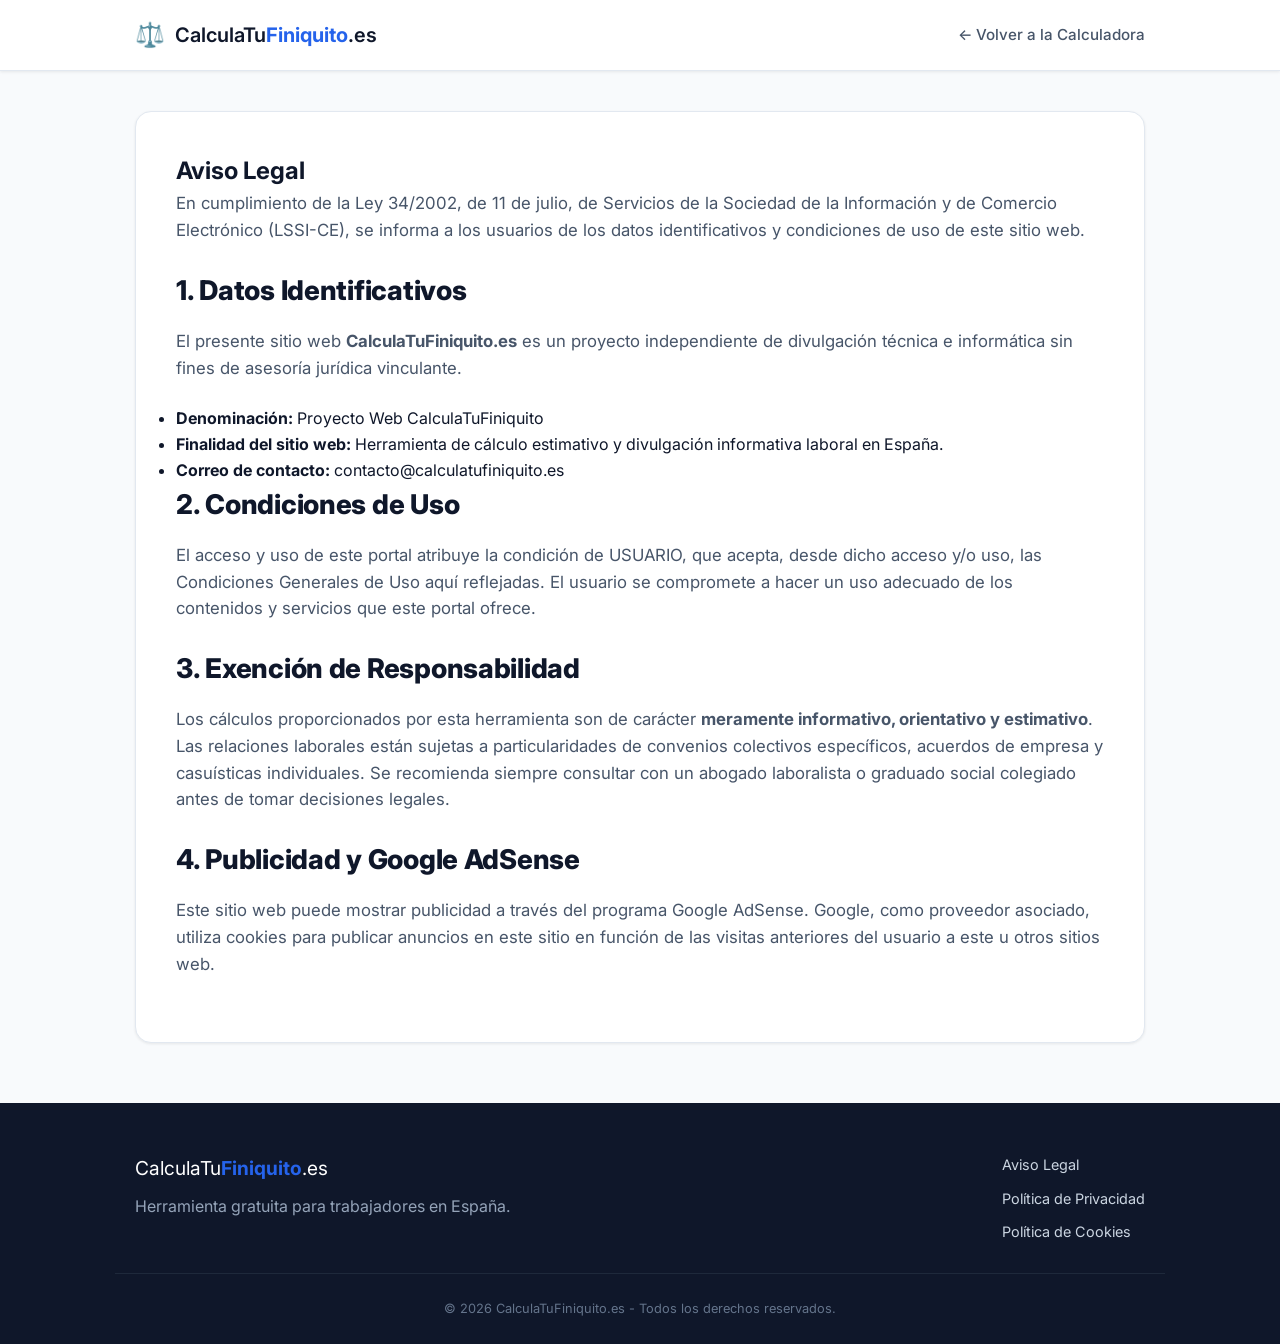
<file: aviso-legal.html>
<!DOCTYPE html>
<html lang="es">
<head>
    <meta charset="UTF-8">
    <meta name="viewport" content="width=device-width, initial-scale=1.0">
    <title>Aviso Legal | CalculaTuFiniquito.es</title>
    <link rel="stylesheet" href="styles.css">
    <link href="https://fonts.googleapis.com/css2?family=Inter:wght@400;600;700&display=swap" rel="stylesheet">
</head>
<body>
    <header class="header">
        <div class="container header-container">
            <div class="logo">
                <span class="logo-icon">⚖️</span>
                <a href="index.html" style="text-decoration:none; color:inherit;"><span class="logo-text">CalculaTu<strong>Finiquito</strong>.es</span></a>
            </div>
            <nav class="nav">
                <a href="index.html" class="nav-link">← Volver a la Calculadora</a>
            </nav>
        </div>
    </header>

    <main class="container" style="margin-top: 40px; margin-bottom: 60px;">
        <article class="seo-article">
            <h1>Aviso Legal</h1>
            <p>En cumplimiento de la Ley 34/2002, de 11 de julio, de Servicios de la Sociedad de la Información y de Comercio Electrónico (LSSI-CE), se informa a los usuarios de los datos identificativos y condiciones de uso de este sitio web.</p>

            <h2>1. Datos Identificativos</h2>
            <p>El presente sitio web <strong>CalculaTuFiniquito.es</strong> es un proyecto independiente de divulgación técnica e informática sin fines de asesoría jurídica vinculante.</p>
            <ul>
                <li><strong>Denominación:</strong> Proyecto Web CalculaTuFiniquito</li>
                <li><strong>Finalidad del sitio web:</strong> Herramienta de cálculo estimativo y divulgación informativa laboral en España.</li>
                <li><strong>Correo de contacto:</strong> contacto@calculatufiniquito.es</li>
            </ul>

            <h2>2. Condiciones de Uso</h2>
            <p>El acceso y uso de este portal atribuye la condición de USUARIO, que acepta, desde dicho acceso y/o uso, las Condiciones Generales de Uso aquí reflejadas. El usuario se compromete a hacer un uso adecuado de los contenidos y servicios que este portal ofrece.</p>

            <h2>3. Exención de Responsabilidad</h2>
            <p>Los cálculos proporcionados por esta herramienta son de carácter <strong>meramente informativo, orientativo y estimativo</strong>. Las relaciones laborales están sujetas a particularidades de convenios colectivos específicos, acuerdos de empresa y casuísticas individuales. Se recomienda siempre consultar con un abogado laboralista o graduado social colegiado antes de tomar decisiones legales.</p>

            <h2>4. Publicidad y Google AdSense</h2>
            <p>Este sitio web puede mostrar publicidad a través del programa Google AdSense. Google, como proveedor asociado, utiliza cookies para publicar anuncios en este sitio en función de las visitas anteriores del usuario a este u otros sitios web.</p>
        </article>
    </main>

    <footer class="footer">
        <div class="container footer-container">
            <div class="footer-col">
                <span class="logo-text">CalculaTu<strong>Finiquito</strong>.es</span>
                <p>Herramienta gratuita para trabajadores en España.</p>
            </div>
            <div class="footer-links">
                <a href="aviso-legal.html">Aviso Legal</a>
                <a href="privacidad.html">Política de Privacidad</a>
                <a href="cookies.html">Política de Cookies</a>
            </div>
        </div>
        <div class="footer-bottom">
            <p>© 2026 CalculaTuFiniquito.es - Todos los derechos reservados.</p>
        </div>
    </footer>
</body>
</html>
</file>
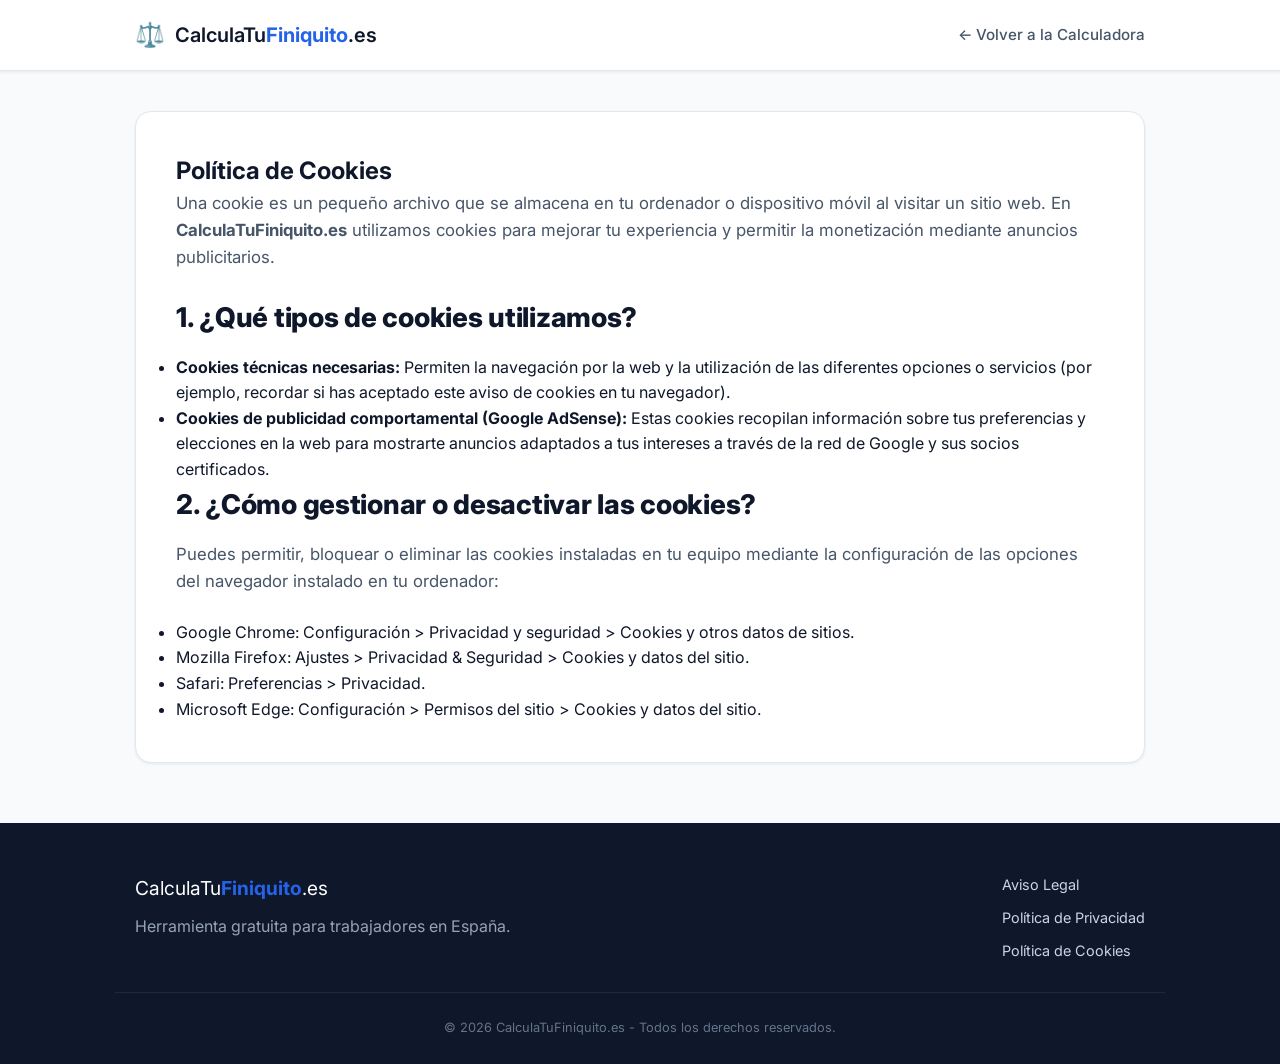
<file: cookies.html>
<!DOCTYPE html>
<html lang="es">
<head>
    <meta charset="UTF-8">
    <meta name="viewport" content="width=device-width, initial-scale=1.0">
    <title>Política de Cookies | CalculaTuFiniquito.es</title>
    <link rel="stylesheet" href="styles.css">
    <link href="https://fonts.googleapis.com/css2?family=Inter:wght@400;600;700&display=swap" rel="stylesheet">
</head>
<body>
    <header class="header">
        <div class="container header-container">
            <div class="logo">
                <span class="logo-icon">⚖️</span>
                <a href="index.html" style="text-decoration:none; color:inherit;"><span class="logo-text">CalculaTu<strong>Finiquito</strong>.es</span></a>
            </div>
            <nav class="nav">
                <a href="index.html" class="nav-link">← Volver a la Calculadora</a>
            </nav>
        </div>
    </header>

    <main class="container" style="margin-top: 40px; margin-bottom: 60px;">
        <article class="seo-article">
            <h1>Política de Cookies</h1>
            <p>Una cookie es un pequeño archivo que se almacena en tu ordenador o dispositivo móvil al visitar un sitio web. En <strong>CalculaTuFiniquito.es</strong> utilizamos cookies para mejorar tu experiencia y permitir la monetización mediante anuncios publicitarios.</p>

            <h2>1. ¿Qué tipos de cookies utilizamos?</h2>
            <ul>
                <li><strong>Cookies técnicas necesarias:</strong> Permiten la navegación por la web y la utilización de las diferentes opciones o servicios (por ejemplo, recordar si has aceptado este aviso de cookies en tu navegador).</li>
                <li><strong>Cookies de publicidad comportamental (Google AdSense):</strong> Estas cookies recopilan información sobre tus preferencias y elecciones en la web para mostrarte anuncios adaptados a tus intereses a través de la red de Google y sus socios certificados.</li>
            </ul>

            <h2>2. ¿Cómo gestionar o desactivar las cookies?</h2>
            <p>Puedes permitir, bloquear o eliminar las cookies instaladas en tu equipo mediante la configuración de las opciones del navegador instalado en tu ordenador:</p>
            <ul>
                <li>Google Chrome: Configuración > Privacidad y seguridad > Cookies y otros datos de sitios.</li>
                <li>Mozilla Firefox: Ajustes > Privacidad & Seguridad > Cookies y datos del sitio.</li>
                <li>Safari: Preferencias > Privacidad.</li>
                <li>Microsoft Edge: Configuración > Permisos del sitio > Cookies y datos del sitio.</li>
            </ul>
        </article>
    </main>

    <footer class="footer">
        <div class="container footer-container">
            <div class="footer-col">
                <span class="logo-text">CalculaTu<strong>Finiquito</strong>.es</span>
                <p>Herramienta gratuita para trabajadores en España.</p>
            </div>
            <div class="footer-links">
                <a href="aviso-legal.html">Aviso Legal</a>
                <a href="privacidad.html">Política de Privacidad</a>
                <a href="cookies.html">Política de Cookies</a>
            </div>
        </div>
        <div class="footer-bottom">
            <p>© 2026 CalculaTuFiniquito.es - Todos los derechos reservados.</p>
        </div>
    </footer>
</body>
</html>
</file>
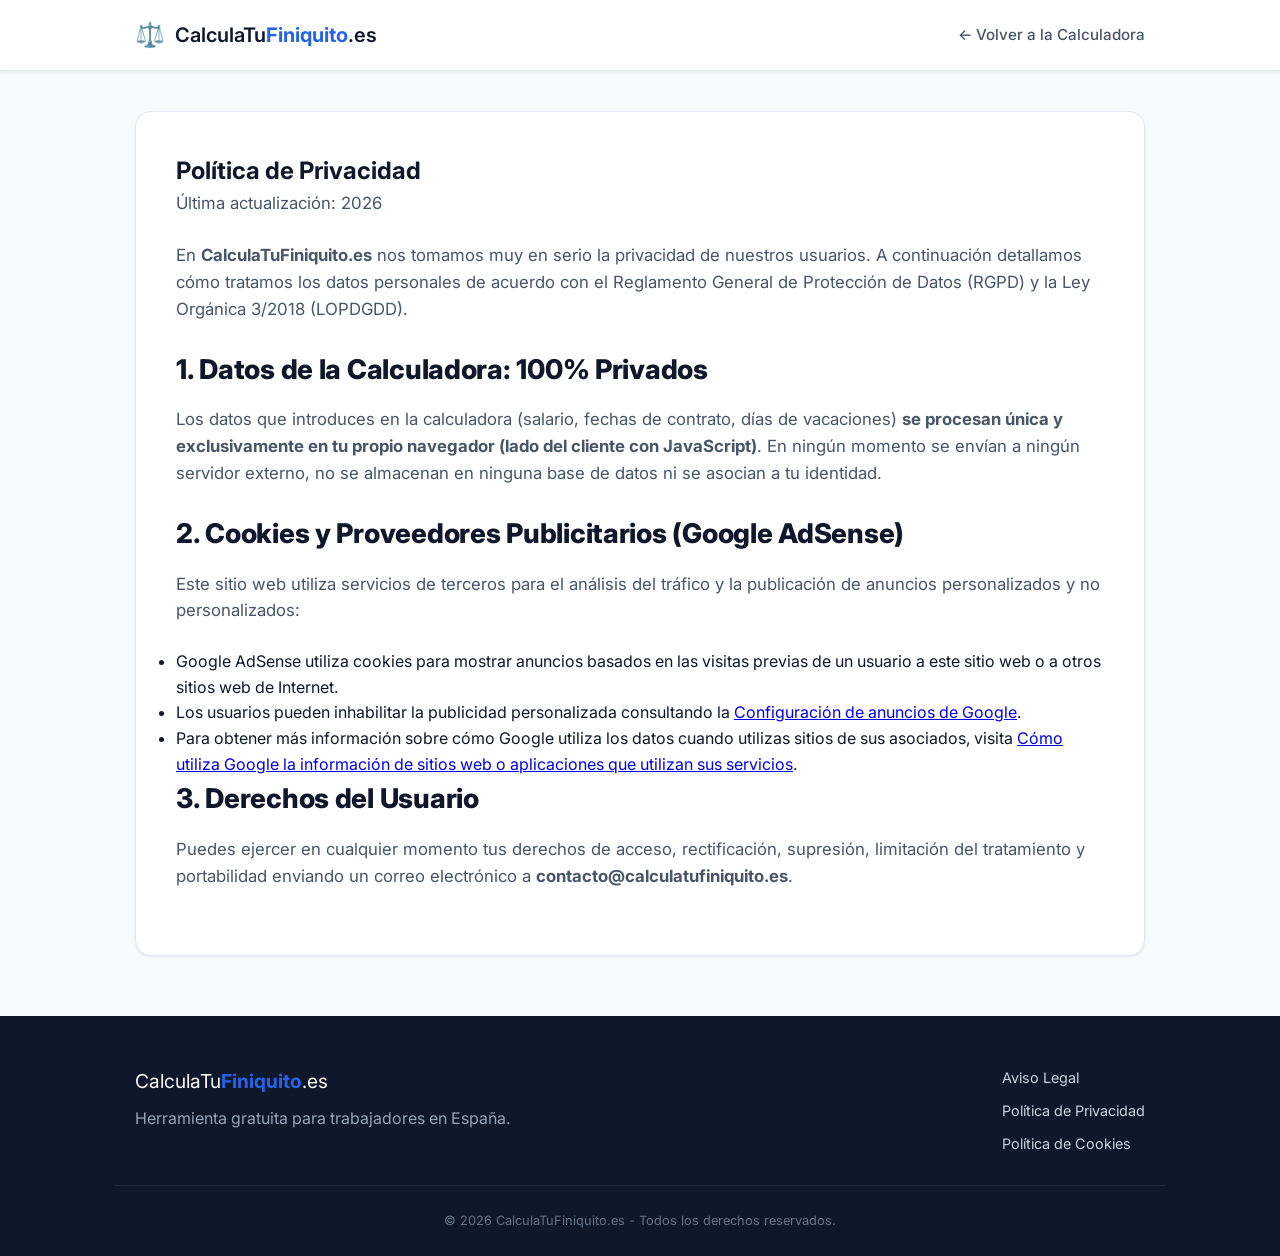
<file: privacidad.html>
<!DOCTYPE html>
<html lang="es">
<head>
    <meta charset="UTF-8">
    <meta name="viewport" content="width=device-width, initial-scale=1.0">
    <title>Política de Privacidad | CalculaTuFiniquito.es</title>
    <link rel="stylesheet" href="styles.css">
    <link href="https://fonts.googleapis.com/css2?family=Inter:wght@400;600;700&display=swap" rel="stylesheet">
</head>
<body>
    <header class="header">
        <div class="container header-container">
            <div class="logo">
                <span class="logo-icon">⚖️</span>
                <a href="index.html" style="text-decoration:none; color:inherit;"><span class="logo-text">CalculaTu<strong>Finiquito</strong>.es</span></a>
            </div>
            <nav class="nav">
                <a href="index.html" class="nav-link">← Volver a la Calculadora</a>
            </nav>
        </div>
    </header>

    <main class="container" style="margin-top: 40px; margin-bottom: 60px;">
        <article class="seo-article">
            <h1>Política de Privacidad</h1>
            <p>Última actualización: 2026</p>
            <p>En <strong>CalculaTuFiniquito.es</strong> nos tomamos muy en serio la privacidad de nuestros usuarios. A continuación detallamos cómo tratamos los datos personales de acuerdo con el Reglamento General de Protección de Datos (RGPD) y la Ley Orgánica 3/2018 (LOPDGDD).</p>

            <h2>1. Datos de la Calculadora: 100% Privados</h2>
            <p>Los datos que introduces en la calculadora (salario, fechas de contrato, días de vacaciones) <strong>se procesan única y exclusivamente en tu propio navegador (lado del cliente con JavaScript)</strong>. En ningún momento se envían a ningún servidor externo, no se almacenan en ninguna base de datos ni se asocian a tu identidad.</p>

            <h2>2. Cookies y Proveedores Publicitarios (Google AdSense)</h2>
            <p>Este sitio web utiliza servicios de terceros para el análisis del tráfico y la publicación de anuncios personalizados y no personalizados:</p>
            <ul>
                <li>Google AdSense utiliza cookies para mostrar anuncios basados en las visitas previas de un usuario a este sitio web o a otros sitios web de Internet.</li>
                <li>Los usuarios pueden inhabilitar la publicidad personalizada consultando la <a href="https://www.google.com/settings/ads" target="_blank" rel="noopener">Configuración de anuncios de Google</a>.</li>
                <li>Para obtener más información sobre cómo Google utiliza los datos cuando utilizas sitios de sus asociados, visita <a href="https://policies.google.com/technologies/partner-sites" target="_blank" rel="noopener">Cómo utiliza Google la información de sitios web o aplicaciones que utilizan sus servicios</a>.</li>
            </ul>

            <h2>3. Derechos del Usuario</h2>
            <p>Puedes ejercer en cualquier momento tus derechos de acceso, rectificación, supresión, limitación del tratamiento y portabilidad enviando un correo electrónico a <strong>contacto@calculatufiniquito.es</strong>.</p>
        </article>
    </main>

    <footer class="footer">
        <div class="container footer-container">
            <div class="footer-col">
                <span class="logo-text">CalculaTu<strong>Finiquito</strong>.es</span>
                <p>Herramienta gratuita para trabajadores en España.</p>
            </div>
            <div class="footer-links">
                <a href="aviso-legal.html">Aviso Legal</a>
                <a href="privacidad.html">Política de Privacidad</a>
                <a href="cookies.html">Política de Cookies</a>
            </div>
        </div>
        <div class="footer-bottom">
            <p>© 2026 CalculaTuFiniquito.es - Todos los derechos reservados.</p>
        </div>
    </footer>
</body>
</html>
</file>
<file: styles.css>
/* ==========================================================
   CalculaTuFiniquito.es - Estilos Modernos y Optimizados
   Diseño profesional, ultra-ligero y adaptado a móviles
   ========================================================== */

:root {
    --primary: #2563eb;
    --primary-hover: #1d4ed8;
    --primary-light: #eff6ff;
    --success: #059669;
    --success-light: #ecfdf5;
    --text-dark: #0f172a;
    --text-muted: #475569;
    --bg-page: #f8fafc;
    --bg-card: #ffffff;
    --border-color: #e2e8f0;
    --shadow-sm: 0 1px 3px rgba(0, 0, 0, 0.08);
    --shadow-md: 0 4px 12px rgba(0, 0, 0, 0.05);
    --shadow-lg: 0 10px 25px -5px rgba(0, 0, 0, 0.08);
    --radius-sm: 8px;
    --radius-md: 12px;
    --radius-lg: 16px;
}

* {
    box-sizing: border-box;
    margin: 0;
    padding: 0;
}

body {
    font-family: 'Inter', -apple-system, BlinkMacSystemFont, 'Segoe UI', Roboto, sans-serif;
    background-color: var(--bg-page);
    color: var(--text-dark);
    line-height: 1.6;
    -webkit-font-smoothing: antialiased;
}

.container {
    width: 100%;
    max-width: 1050px;
    margin: 0 auto;
    padding: 0 20px;
}

/* Header */
.header {
    background-color: var(--bg-card);
    border-bottom: 1px solid var(--border-color);
    position: sticky;
    top: 0;
    z-index: 50;
    box-shadow: var(--shadow-sm);
}

.header-container {
    display: flex;
    justify-content: space-between;
    align-items: center;
    height: 70px;
}

.logo {
    display: flex;
    align-items: center;
    gap: 10px;
    font-size: 1.25rem;
    color: var(--text-dark);
    font-weight: 600;
}

.logo-icon {
    font-size: 1.5rem;
}

.logo-text strong {
    color: var(--primary);
}

.nav {
    display: flex;
    gap: 20px;
}

.nav-link {
    text-decoration: none;
    color: var(--text-muted);
    font-weight: 500;
    font-size: 0.95rem;
    transition: color 0.2s;
}

.nav-link:hover {
    color: var(--primary);
}

/* Espacios Publicitarios (AdSense) */
.ad-banner-top, .ad-banner-bottom, .ad-banner-middle {
    margin: 25px auto;
    text-align: center;
}

.ad-placeholder {
    background-color: #f1f5f9;
    border: 2px dashed #cbd5e1;
    border-radius: var(--radius-sm);
    padding: 20px;
    position: relative;
    display: flex;
    flex-direction: column;
    align-items: center;
    justify-content: center;
    min-height: 90px;
    color: #64748b;
    font-size: 0.85rem;
}

.ad-badge {
    position: absolute;
    top: 6px;
    right: 8px;
    background-color: #e2e8f0;
    color: #64748b;
    font-size: 0.65rem;
    padding: 2px 6px;
    border-radius: 4px;
    text-transform: uppercase;
    font-weight: 600;
    letter-spacing: 0.5px;
}

/* Sección de la Calculadora */
.section-intro {
    text-align: center;
    margin: 30px 0 25px;
}

.section-intro h1 {
    font-size: 2.2rem;
    font-weight: 800;
    color: var(--text-dark);
    margin-bottom: 12px;
    letter-spacing: -0.02em;
}

.section-intro .subtitle {
    font-size: 1.05rem;
    color: var(--text-muted);
    max-width: 750px;
    margin: 0 auto;
}

.calculator-card {
    background: var(--bg-card);
    border-radius: var(--radius-lg);
    box-shadow: var(--shadow-lg);
    border: 1px solid var(--border-color);
    padding: 35px;
    margin-bottom: 40px;
}

.form-grid {
    display: grid;
    grid-template-columns: repeat(2, 1fr);
    gap: 24px;
}

.form-group {
    display: flex;
    flex-direction: column;
    gap: 8px;
}

.form-group.full-width {
    grid-column: span 2;
}

.form-group label {
    font-size: 0.95rem;
    font-weight: 600;
    color: var(--text-dark);
}

.required {
    color: #ef4444;
}

.input-prefix-wrapper {
    position: relative;
    display: flex;
    align-items: center;
}

.input-prefix {
    position: absolute;
    left: 14px;
    color: #64748b;
    font-weight: 600;
    font-size: 1rem;
}

.input-prefix-wrapper input {
    padding-left: 35px !important;
}

input[type="number"],
input[type="date"],
select {
    width: 100%;
    padding: 12px 14px;
    border: 1.5px solid var(--border-color);
    border-radius: var(--radius-sm);
    font-size: 1rem;
    color: var(--text-dark);
    font-family: inherit;
    background-color: #ffffff;
    transition: border-color 0.2s, box-shadow 0.2s;
}

input[type="number"]:focus,
input[type="date"]:focus,
select:focus {
    outline: none;
    border-color: var(--primary);
    box-shadow: 0 0 0 3px rgba(37, 99, 235, 0.15);
}

.helper-text {
    font-size: 0.8rem;
    color: var(--text-muted);
}

.form-actions {
    margin-top: 30px;
    text-align: center;
}

.btn-calculate {
    background: linear-gradient(135deg, var(--primary) 0%, #1d4ed8 100%);
    color: #ffffff;
    border: none;
    padding: 16px 36px;
    font-size: 1.15rem;
    font-weight: 700;
    border-radius: var(--radius-md);
    cursor: pointer;
    box-shadow: 0 4px 15px rgba(37, 99, 235, 0.35);
    transition: transform 0.15s, box-shadow 0.15s;
    display: inline-flex;
    align-items: center;
    gap: 10px;
}

.btn-calculate:hover {
    transform: translateY(-2px);
    box-shadow: 0 6px 20px rgba(37, 99, 235, 0.45);
}

.btn-calculate:active {
    transform: translateY(0);
}

/* Panel de Resultados */
.result-panel {
    margin-top: 40px;
    padding-top: 35px;
    border-top: 2px dashed var(--border-color);
    animation: fadeIn 0.4s ease-in-out;
}

@keyframes fadeIn {
    from { opacity: 0; transform: translateY(10px); }
    to { opacity: 1; transform: translateY(0); }
}

.result-header {
    display: flex;
    justify-content: space-between;
    align-items: center;
    margin-bottom: 25px;
}

.result-header h2 {
    font-size: 1.5rem;
    font-weight: 700;
}

.result-badge {
    background-color: var(--primary-light);
    color: var(--primary);
    padding: 5px 12px;
    border-radius: 20px;
    font-size: 0.85rem;
    font-weight: 600;
}

.total-box {
    background: linear-gradient(135deg, #0f172a 0%, #1e293b 100%);
    color: #ffffff;
    border-radius: var(--radius-md);
    padding: 30px;
    text-align: center;
    margin-bottom: 25px;
    box-shadow: var(--shadow-md);
}

.total-label {
    display: block;
    font-size: 1rem;
    color: #94a3b8;
    text-transform: uppercase;
    letter-spacing: 0.5px;
    font-weight: 600;
    margin-bottom: 8px;
}

.total-amount {
    display: block;
    font-size: 2.8rem;
    font-weight: 800;
    color: #34d399;
    letter-spacing: -0.02em;
}

.total-subtext {
    display: block;
    font-size: 0.85rem;
    color: #94a3b8;
    margin-top: 8px;
}

.breakdown-grid {
    display: grid;
    grid-template-columns: repeat(2, 1fr);
    gap: 16px;
    margin-bottom: 25px;
}

.breakdown-card {
    background-color: #f8fafc;
    border: 1px solid var(--border-color);
    border-radius: var(--radius-sm);
    padding: 18px;
    display: flex;
    align-items: center;
    gap: 16px;
}

.card-icon {
    font-size: 2rem;
    background-color: #ffffff;
    border: 1px solid var(--border-color);
    width: 50px;
    height: 50px;
    display: flex;
    align-items: center;
    justify-content: center;
    border-radius: 10px;
    flex-shrink: 0;
}

.card-info {
    display: flex;
    flex-direction: column;
}

.card-title {
    font-size: 0.9rem;
    font-weight: 600;
    color: var(--text-muted);
}

.card-amount {
    font-size: 1.35rem;
    font-weight: 700;
    color: var(--text-dark);
}

.card-desc {
    font-size: 0.78rem;
    color: #64748b;
}

.advice-box {
    background-color: #fffbeb;
    border-left: 4px solid #f59e0b;
    padding: 16px 20px;
    border-radius: var(--radius-sm);
    color: #92400e;
    font-size: 0.95rem;
}

.pdf-action-wrapper {
    margin-top: 25px;
    text-align: center;
    display: flex;
    flex-direction: column;
    align-items: center;
    gap: 8px;
}

.btn-pdf {
    background: linear-gradient(135deg, #0f172a 0%, #1e293b 100%);
    color: #ffffff;
    border: 1px solid #334155;
    padding: 14px 28px;
    border-radius: var(--radius-md);
    font-size: 1.05rem;
    font-weight: 600;
    cursor: pointer;
    transition: all 0.2s;
    display: inline-flex;
    align-items: center;
    gap: 10px;
}

.btn-pdf:hover {
    background: #1e293b;
    border-color: #475569;
    transform: translateY(-2px);
    box-shadow: 0 4px 15px rgba(0, 0, 0, 0.2);
}

.pdf-note {
    font-size: 0.8rem;
    color: var(--text-muted);
}

/* Artículo SEO y Guía Legal */
.seo-article {
    background-color: var(--bg-card);
    border-radius: var(--radius-lg);
    border: 1px solid var(--border-color);
    padding: 40px;
    margin-bottom: 40px;
    box-shadow: var(--shadow-sm);
}

.seo-article h2 {
    font-size: 1.7rem;
    font-weight: 800;
    color: var(--text-dark);
    margin-bottom: 15px;
    letter-spacing: -0.01em;
}

.seo-article p {
    color: var(--text-muted);
    font-size: 1.05rem;
    margin-bottom: 25px;
}

.differences-grid {
    display: grid;
    grid-template-columns: repeat(2, 1fr);
    gap: 25px;
    margin: 30px 0;
}

.diff-card {
    background-color: #f8fafc;
    border: 1px solid var(--border-color);
    border-radius: var(--radius-md);
    padding: 25px;
}

.diff-card h3 {
    font-size: 1.25rem;
    font-weight: 700;
    color: var(--primary);
    margin-bottom: 12px;
}

.diff-card p {
    font-size: 0.95rem;
    margin-bottom: 15px;
}

.diff-card ul {
    list-style-type: none;
    display: flex;
    flex-direction: column;
    gap: 10px;
}

.diff-card li {
    font-size: 0.9rem;
    color: var(--text-dark);
    position: relative;
    padding-left: 18px;
}

.diff-card li::before {
    content: "•";
    color: var(--primary);
    position: absolute;
    left: 0;
    font-size: 1.2rem;
    line-height: 1;
}

/* FAQ */
.faq-section {
    margin-top: 40px;
    border-top: 1px solid var(--border-color);
    padding-top: 30px;
}

.faq-item {
    margin-bottom: 25px;
}

.faq-item h3 {
    font-size: 1.15rem;
    font-weight: 700;
    color: var(--text-dark);
    margin-bottom: 8px;
}

.faq-item p {
    font-size: 0.95rem;
    color: var(--text-muted);
    margin-bottom: 0;
}

/* Footer */
.footer {
    background-color: #0f172a;
    color: #94a3b8;
    padding: 50px 0 25px;
    margin-top: 50px;
}

.footer-container {
    display: flex;
    justify-content: space-between;
    align-items: flex-start;
    padding-bottom: 30px;
    border-bottom: 1px solid #1e293b;
}

.footer-col {
    max-width: 450px;
}

.footer-col .logo-text {
    color: #ffffff;
    font-size: 1.2rem;
    margin-bottom: 10px;
    display: inline-block;
}

.footer-links {
    display: flex;
    flex-direction: column;
    gap: 10px;
}

.footer-links a {
    color: #cbd5e1;
    text-decoration: none;
    font-size: 0.9rem;
    transition: color 0.2s;
}

.footer-links a:hover {
    color: #ffffff;
}

.footer-bottom {
    text-align: center;
    padding-top: 25px;
    font-size: 0.8rem;
    color: #64748b;
}

/* Banner de Cookies */
.cookie-banner {
    position: fixed;
    bottom: 20px;
    left: 20px;
    right: 20px;
    max-width: 600px;
    background-color: #ffffff;
    border: 1px solid var(--border-color);
    box-shadow: 0 10px 30px rgba(0, 0, 0, 0.15);
    border-radius: var(--radius-md);
    padding: 20px;
    z-index: 100;
    display: none;
    animation: slideUp 0.3s ease-out;
}

@keyframes slideUp {
    from { transform: translateY(100%); opacity: 0; }
    to { transform: translateY(0); opacity: 1; }
}

.cookie-content {
    display: flex;
    flex-direction: column;
    gap: 15px;
}

.cookie-content p {
    font-size: 0.85rem;
    color: var(--text-dark);
}

.cookie-content a {
    color: var(--primary);
    text-decoration: underline;
}

.btn-cookie-accept {
    background-color: var(--primary);
    color: #ffffff;
    border: none;
    padding: 10px 20px;
    border-radius: var(--radius-sm);
    font-size: 0.9rem;
    font-weight: 600;
    cursor: pointer;
    align-self: flex-start;
}

/* Responsive (Móviles y Tablets) */
@media (max-width: 768px) {
    .header-container {
        flex-direction: column;
        height: auto;
        padding: 15px 0;
        gap: 10px;
    }

    .section-intro h1 {
        font-size: 1.7rem;
    }

    .form-grid {
        grid-template-columns: 1fr;
    }

    .form-group.full-width {
        grid-column: span 1;
    }

    .breakdown-grid {
        grid-template-columns: 1fr;
    }

    .differences-grid {
        grid-template-columns: 1fr;
    }

    .footer-container {
        flex-direction: column;
        gap: 25px;
    }

    .total-amount {
        font-size: 2.2rem;
    }
}

/* Modo Impresión / Generación PDF Limpio */
@media print {
    .header,
    .nav,
    .ad-banner-top,
    .ad-banner-middle,
    .ad-banner-bottom,
    .calc-form,
    .form-actions,
    .advice-box,
    .pdf-action-wrapper,
    .seo-article,
    .footer,
    .cookie-banner {
        display: none !important;
    }

    body {
        background-color: #ffffff;
        color: #000000;
        font-size: 12pt;
    }

    .container {
        max-width: 100%;
        padding: 0;
    }

    .calculator-card {
        border: none;
        box-shadow: none;
        padding: 0;
    }

    .result-panel {
        display: block !important;
        border-top: none;
        padding-top: 0;
    }

    .total-box {
        background: #f1f5f9 !important;
        color: #0f172a !important;
        border: 2px solid #cbd5e1;
    }

    .total-amount {
        color: #059669 !important;
    }

    .breakdown-card {
        border: 1px solid #cbd5e1;
        background: #ffffff !important;
    }
}
</file>
